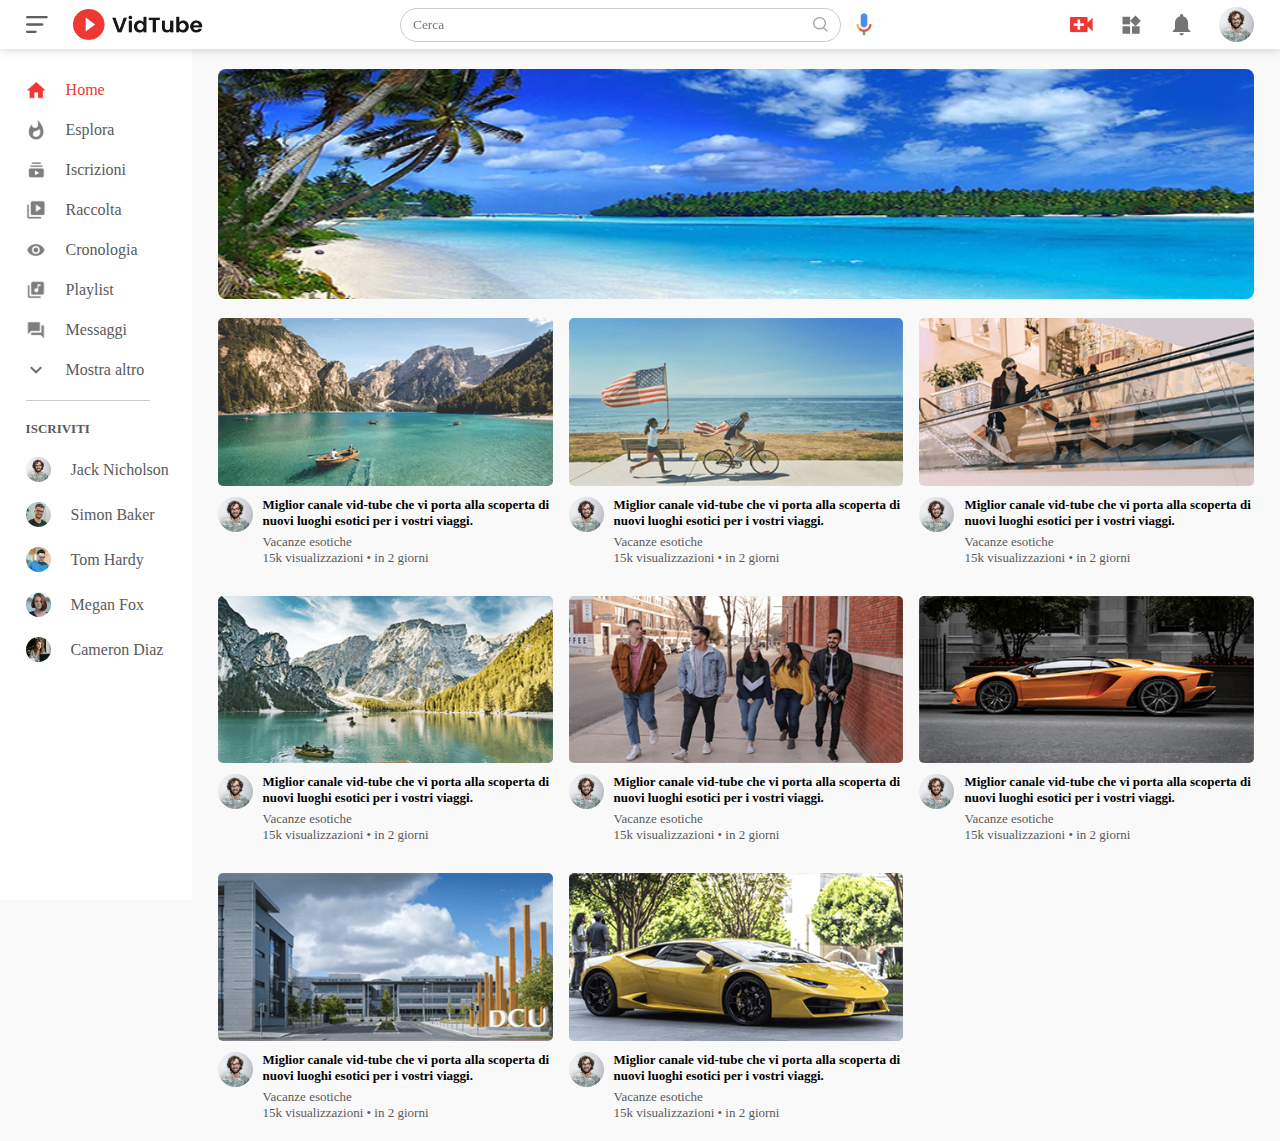
<file: index.html>
<!DOCTYPE html>
<html lang="it">
<head>
    <meta charset="UTF-8">
    <meta http-equiv="X-UA-Compatible" content="IE=edge">
    <meta name="viewport" content="width=device-width, initial-scale=1.0">
    <title>Condivisione video</title>
    <link href="https://fonts.googleapis.com/css2?family=Poppins:wght@400;500;600;700&display=swap" rel="stylesheet">
    <link rel="stylesheet" href="SCSS/style.min.css">
</head>
<body>
    <header>
        <nav class="flex-div">
            <div class="nav-left flex-div">
               <img src="images/menu.png" class="menu-icon" alt="c' è un errore nella visualizzazione dell' immagine">
               <img src="images/logo.png" class="logo" alt="c' è un errore nella visualizzazione dell' immagine">
            </div><!-- fine div nav-left -->

            <div class="nav-middle flex-div">
               <div class="search-box flex-div">
                  <input type="text" placeholder="Cerca">
                  <img src="images/search.png" alt="c' è un errore nella visualizzazione dell' immagine">
               </div><!-- fine div search-box -->

               <img src="images/voice-search.png" class="mic-icon" alt="c' è un errore nella visualizzazione dell' immagine">
            </div><!-- fine div nav-middle -->

            <div class="nav-right flex-div">
                <img src="images/upload.png" alt="c' è un errore nella visualizzazione dell' immagine">
                <img src="images/more.png" alt="c' è un errore nella visualizzazione dell' immagine">
                <img src="images/notification.png" alt="c' è un errore nella visualizzazione dell' immagine">
                <img src="images/Jack.png" class="user-icon" alt="c' è un errore nella visualizzazione dell' immagine">
            </div><!-- fine div nav-right -->
        </nav>
    </header>


    <div class="sidebar">

       <div class="shortcut-links">
          <a href=""><img src="images/home.png" alt="c' è un errore nella visualizzazione dell' immagine"><p>Home</p></a>
          <a href=""><img src="images/explore.png" alt="c' è un errore nella visualizzazione dell' immagine"><p>Esplora</p></a>
          <a href=""><img src="images/subscriprion.png" alt="c' è un errore nella visualizzazione dell' immagine"><p>Iscrizioni</p></a>
          <a href=""><img src="images/library.png" alt="c' è un errore nella visualizzazione dell' immagine"><p>Raccolta</p></a>
          <a href=""><img src="images/history.png" alt="c' è un errore nella visualizzazione dell' immagine"><p>Cronologia</p></a>
          <a href=""><img src="images/playlist.png" alt="c' è un errore nella visualizzazione dell' immagine"><p>Playlist</p></a>
          <a href=""><img src="images/messages.png" alt="c' è un errore nella visualizzazione dell' immagine"><p>Messaggi</p></a>
          <a href=""><img src="images/show-more.png" alt="c' è un errore nella visualizzazione dell' immagine"><p>Mostra altro</p></a>
          <hr>
       </div><!-- fine div shortcut-links -->

       <div class="subscribed-list">
          <h3>ISCRIVITI</h3>
          <a href=""><img src="images/Jack.png" alt="c' è un errore nella visualizzazione dell' immagine"><p>Jack Nicholson</p></a>
          <a href=""><img src="images/simon.png" alt="c' è un errore nella visualizzazione dell' immagine"><p>Simon Baker</p></a>
          <a href=""><img src="images/tom.png" alt="c' è un errore nella visualizzazione dell' immagine"><p>Tom Hardy</p></a>
          <a href=""><img src="images/megan.png" alt="c' è un errore nella visualizzazione dell' immagine"><p>Megan Fox</p></a>
          <a href=""><img src="images/cameron.png" alt="c' è un errore nella visualizzazione dell' immagine"><p>Cameron Diaz</p></a>
       </div><!-- fine div subscribed-list -->
    </div><!-- fine div sidebar -->


    <div class="container">
       <div class="banner">
          <img src="images/banner.png" alt="c' è un errore nella visualizzazione dell' immagine">
       </div><!-- fine div banner -->

       <div class="list-container">

          <div class="vid-list">
             <a href="play-video.html"> <img src="images/thumbnail1.png" class="thumbnail" alt="c' è un errore nella visualizzazione dell' immagine"></a>

             <div class="flex-div">
                <img src="images/Jack.png" alt="c' è un errore nella visualizzazione dell' immagine">

                <div class="vid-info">
                   <a href="play-video.html">Miglior canale vid-tube che vi porta alla scoperta di nuovi luoghi esotici per i vostri viaggi.</a>
                   <p>Vacanze esotiche</p>
                   <p>15k visualizzazioni &bull; in 2 giorni</p>
                </div><!-- fine div vid-info -->
             </div><!-- fine div flex-div -->
          </div><!-- fine div vid-list -->


          <div class="vid-list">
            <a href=""> <img src="images/thumbnail2.png" class="thumbnail" alt="c' è un errore nella visualizzazione dell' immagine"></a>

            <div class="flex-div">
               <img src="images/Jack.png" alt="c' è un errore nella visualizzazione dell' immagine">

               <div class="vid-info">
                  <a href="">Miglior canale vid-tube che vi porta alla scoperta di nuovi luoghi esotici per i vostri viaggi.</a>
                  <p>Vacanze esotiche</p>
                  <p>15k visualizzazioni &bull; in 2 giorni</p>
               </div><!-- fine div vid-info -->
            </div><!-- fine div flex-div -->
         </div><!-- fine div vid-list -->


         <div class="vid-list">
            <a href=""> <img src="images/thumbnail3.png" class="thumbnail" alt="c' è un errore nella visualizzazione dell' immagine"></a>

            <div class="flex-div">
               <img src="images/Jack.png" alt="c' è un errore nella visualizzazione dell' immagine">

               <div class="vid-info">
                  <a href="">Miglior canale vid-tube che vi porta alla scoperta di nuovi luoghi esotici per i vostri viaggi.</a>
                  <p>Vacanze esotiche</p>
                  <p>15k visualizzazioni &bull; in 2 giorni</p>
               </div><!-- fine div vid-info -->
            </div><!-- fine div flex-div -->
         </div><!-- fine div vid-list -->


         <div class="vid-list">
            <a href=""> <img src="images/thumbnail4.png" class="thumbnail" alt="c' è un errore nella visualizzazione dell' immagine"></a>

            <div class="flex-div">
               <img src="images/Jack.png" alt="c' è un errore nella visualizzazione dell' immagine">

               <div class="vid-info">
                  <a href="">Miglior canale vid-tube che vi porta alla scoperta di nuovi luoghi esotici per i vostri viaggi.</a>
                  <p>Vacanze esotiche</p>
                  <p>15k visualizzazioni &bull; in 2 giorni</p>
               </div><!-- fine div vid-info -->
            </div><!-- fine div flex-div -->
         </div><!-- fine div vid-list -->


         <div class="vid-list">
            <a href=""> <img src="images/thumbnail5.png" class="thumbnail" alt="c' è un errore nella visualizzazione dell' immagine"></a>

            <div class="flex-div">
               <img src="images/Jack.png" alt="c' è un errore nella visualizzazione dell' immagine">

               <div class="vid-info">
                  <a href="">Miglior canale vid-tube che vi porta alla scoperta di nuovi luoghi esotici per i vostri viaggi.</a>
                  <p>Vacanze esotiche</p>
                  <p>15k visualizzazioni &bull; in 2 giorni</p>
               </div><!-- fine div vid-info -->
            </div><!-- fine div flex-div -->
         </div><!-- fine div vid-list -->


         <div class="vid-list">
            <a href=""> <img src="images/thumbnail6.png" class="thumbnail" alt="c' è un errore nella visualizzazione dell' immagine"></a>

            <div class="flex-div">
               <img src="images/Jack.png" alt="c' è un errore nella visualizzazione dell' immagine">

               <div class="vid-info">
                  <a href="">Miglior canale vid-tube che vi porta alla scoperta di nuovi luoghi esotici per i vostri viaggi.</a>
                  <p>Vacanze esotiche</p>
                  <p>15k visualizzazioni &bull; in 2 giorni</p>
               </div><!-- fine div vid-info -->
            </div><!-- fine div flex-div -->
         </div><!-- fine div vid-list -->


         <div class="vid-list">
            <a href=""> <img src="images/thumbnail7.png" class="thumbnail" alt="c' è un errore nella visualizzazione dell' immagine"></a>

            <div class="flex-div">
               <img src="images/Jack.png" alt="c' è un errore nella visualizzazione dell' immagine">

               <div class="vid-info">
                  <a href="">Miglior canale vid-tube che vi porta alla scoperta di nuovi luoghi esotici per i vostri viaggi.</a>
                  <p>Vacanze esotiche</p>
                  <p>15k visualizzazioni &bull; in 2 giorni</p>
               </div><!-- fine div vid-info -->
            </div><!-- fine div flex-div -->
         </div><!-- fine div vid-list -->


         <div class="vid-list">
            <a href=""> <img src="images/thumbnail8.png" class="thumbnail" alt="c' è un errore nella visualizzazione dell' immagine"></a>

            <div class="flex-div">
               <img src="images/Jack.png" alt="c' è un errore nella visualizzazione dell' immagine">

               <div class="vid-info">
                  <a href="">Miglior canale vid-tube che vi porta alla scoperta di nuovi luoghi esotici per i vostri viaggi.</a>
                  <p>Vacanze esotiche</p>
                  <p>15k visualizzazioni &bull; in 2 giorni</p>
               </div><!-- fine div vid-info -->
            </div><!-- fine div flex-div -->
         </div><!-- fine div vid-list -->

       </div><!-- fine div list-container -->
    </div><!-- fine div container -->

    <script src="JS/script.js"></script>
</body>
</html>
</file>
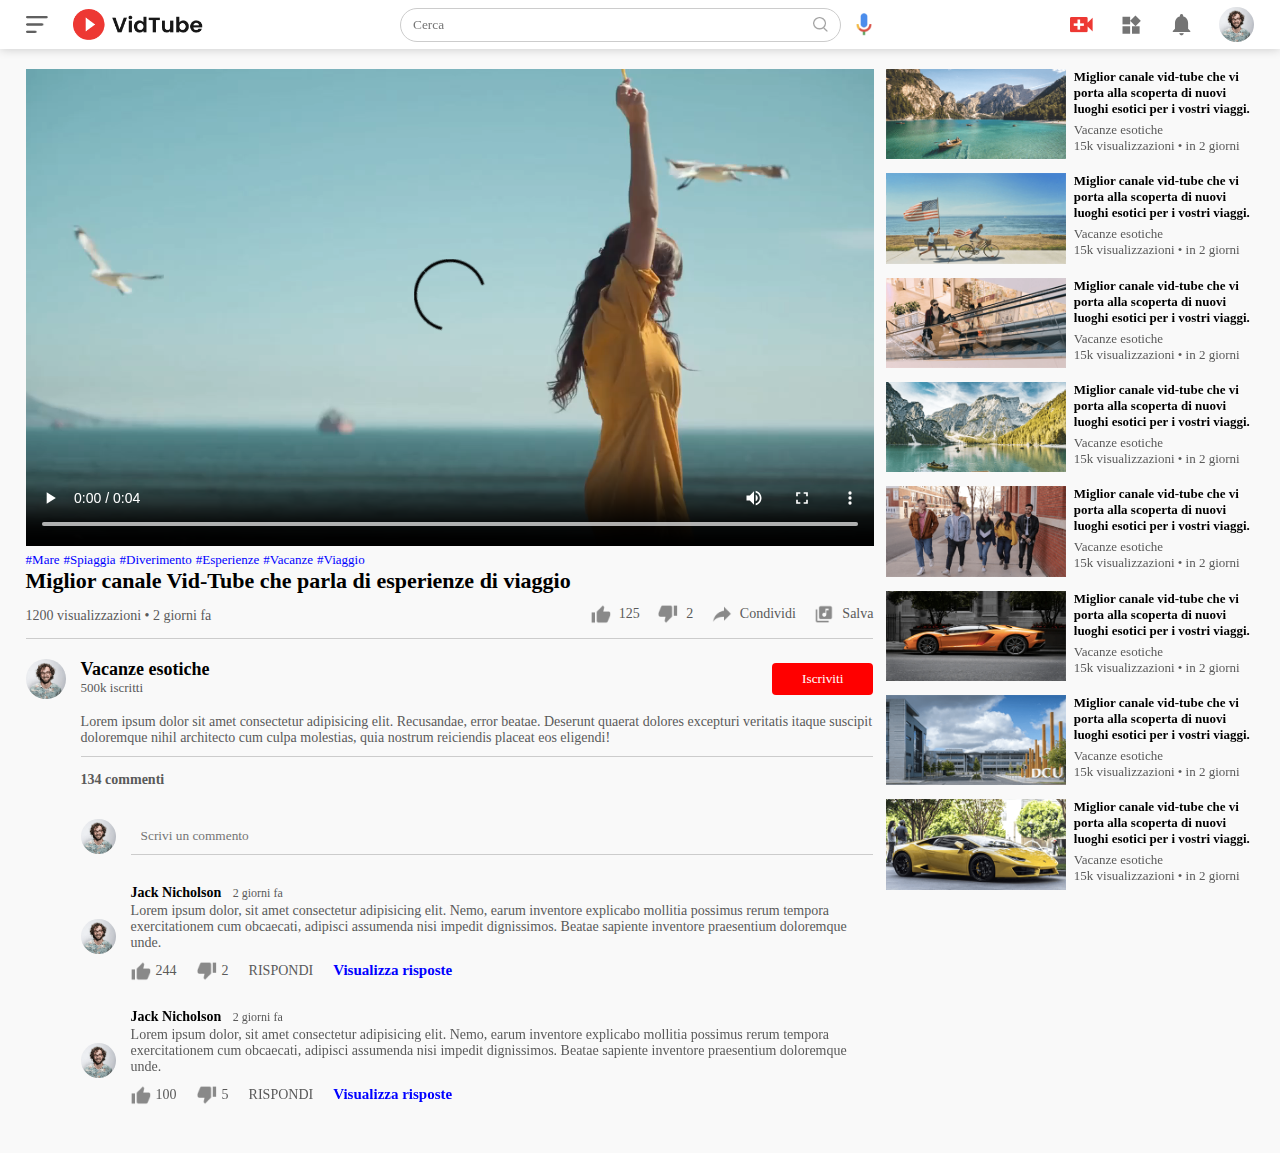
<file: play-video.html>
<!DOCTYPE html>
<html lang="it">
<head>
    <meta charset="UTF-8">
    <meta http-equiv="X-UA-Compatible" content="IE=edge">
    <meta name="viewport" content="width=device-width, initial-scale=1.0">
    <title>play-video</title>
    <link href="https://fonts.googleapis.com/css2?family=Poppins:wght@400;500;600;700&display=swap" rel="stylesheet">
    <link rel="stylesheet" href="SCSS/style.min.css">
</head>
<body>
    
    <header>
        <nav class="flex-div">
            <div class="nav-left flex-div">
               <img src="images/menu.png" class="menu-icon" alt="c' è un errore nella visualizzazione dell' immagine">
               <img src="images/logo.png" class="logo" alt="c' è un errore nella visualizzazione dell' immagine">
            </div><!-- fine div nav-left -->

            <div class="nav-middle flex-div">
               <div class="search-box flex-div">
                  <input type="text" placeholder="Cerca">
                  <img src="images/search.png" alt="c' è un errore nella visualizzazione dell' immagine">
               </div><!-- fine div search-box -->

               <img src="images/voice-search.png" class="mic-icon" alt="c' è un errore nella visualizzazione dell' immagine">
            </div><!-- fine div nav-middle -->

            <div class="nav-right flex-div">
                <img src="images/upload.png" alt="c' è un errore nella visualizzazione dell' immagine">
                <img src="images/more.png" alt="c' è un errore nella visualizzazione dell' immagine">
                <img src="images/notification.png" alt="c' è un errore nella visualizzazione dell' immagine">
                <img src="images/Jack.png" class="user-icon" alt="c' è un errore nella visualizzazione dell' immagine">
            </div><!-- fine div nav-right -->
        </nav>
    </header>

    <div class="container play-container">
       <div class="row">
          <div class="play-video">

             <video controls>
                 <source src="video/video.mp4" type="video/mp4">
             </video>

             <div class="tags">
                <a href="">#Mare</a>
                <a href="">#Spiaggia</a>
                <a href="">#Diverimento</a>
                <a href="">#Esperienze</a>
                <a href="">#Vacanze</a>
                <a href="">#Viaggio</a>
             </div><!--fine div tags-->

             <h3>Miglior canale Vid-Tube che parla di esperienze di viaggio</h3>

             <div class="play-video-info">
                <p>1200 visualizzazioni &bull; 2 giorni fa</p>

                <div>
                   <a href=""><img src="images/like.png" alt="c' è un problema nella visualizzazione dell' immagine">125</a>
                   <a href=""><img src="images/dislike.png" alt="c' è un problema nella visualizzazione dell' immagine">2</a>
                   <a href=""><img src="images/share.png" alt="c' è un problema nella visualizzazione dell' immagine">Condividi</a>
                   <a href=""><img src="images/save.png" alt="c' è un problema nella visualizzazione dell' immagine">Salva</a>
                </div>
             </div><!-- play-video-info -->

             <hr>

             <div class="publisher">
                <img src="images/Jack.png" alt="c' è un problema nella visualizzazione dell' immagine">

                <div>
                    <p>Vacanze esotiche</p>
                    <span>500k iscritti</span>
                </div>

                <button type="button">Iscriviti</button>
             </div><!--fine div publisher -->

             <div class="vid-description">
                <p>
                    Lorem ipsum dolor sit amet consectetur adipisicing elit. Recusandae, error beatae. 
                    Deserunt quaerat dolores excepturi veritatis itaque suscipit doloremque nihil architecto 
                    cum culpa molestias, quia nostrum reiciendis placeat eos eligendi!
                </p>

                <hr>

                <h4>134 commenti</h4>

                <div class="add-comment">
                   <img src="images/Jack.png" alt="c' è un problema nella visualizzazione dell' immagine">
                   <input type="text" placeholder="Scrivi un commento">
                </div><!-- fine div add-comment -->

                <div class="old-comment">
                    <img src="images/Jack.png" alt="c' è un problema nella visualizzazione dell' immagine">

                    <div>
                       <h3>Jack Nicholson <span>2 giorni fa</span></h3> 
                       <p>
                          Lorem ipsum dolor, sit amet consectetur adipisicing elit. 
                          Nemo, earum inventore explicabo mollitia possimus rerum tempora exercitationem cum obcaecati, 
                          adipisci assumenda nisi impedit dignissimos. Beatae sapiente inventore praesentium doloremque unde.
                       </p>

                       <div class="acomment-action">
                          <img src="images/like.png" alt="c' è un problema nella visualizzazione dell' immagine">
                          <span>244</span>
                          <img src="images/dislike.png" alt="c' è un problema nella visualizzazione dell' immagine">
                          <span>2</span>
                          <span>RISPONDI</span>
                          <a href="">Visualizza risposte</a>
                       </div><!-- fine div acomment-action -->
                    </div>
                </div><!-- fine div old-comment -->


                <div class="old-comment">
                  <img src="images/Jack.png" alt="c' è un problema nella visualizzazione dell' immagine">

                  <div>
                     <h3>Jack Nicholson <span>2 giorni fa</span></h3> 
                     <p>
                        Lorem ipsum dolor, sit amet consectetur adipisicing elit. 
                        Nemo, earum inventore explicabo mollitia possimus rerum tempora exercitationem cum obcaecati, 
                        adipisci assumenda nisi impedit dignissimos. Beatae sapiente inventore praesentium doloremque unde.
                     </p>

                     <div class="acomment-action">
                        <img src="images/like.png" alt="c' è un problema nella visualizzazione dell' immagine">
                        <span>100</span>
                        <img src="images/dislike.png" alt="c' è un problema nella visualizzazione dell' immagine">
                        <span>5</span>
                        <span>RISPONDI</span>
                        <a href="">Visualizza risposte</a>
                     </div><!-- fine div acomment-action -->
                  </div>
              </div><!-- fine div old-comment -->

             </div><!-- fine div vid-description -->
          </div><!-- fine div play-video -->


          <div class="right-sidebar">

             <div class="side-video-list">
                <a href="" class="small-thumbnail"><img src="images/thumbnail1.png" alt="c' è un problema nella visualizzazione dell' immagine"></a>
               
                <div class="vid-info">
                    <a href="">Miglior canale vid-tube che vi porta alla scoperta di nuovi luoghi esotici per i vostri viaggi.</a>
                    <p>Vacanze esotiche</p>
                    <p>15k visualizzazioni &bull; in 2 giorni</p>
                </div><!-- fine div vid-info -->
             </div><!-- side-video-list -->


             <div class="side-video-list">
                <a href="" class="small-thumbnail"><img src="images/thumbnail2.png" alt="c' è un problema nella visualizzazione dell' immagine"></a>
               
                <div class="vid-info">
                    <a href="">Miglior canale vid-tube che vi porta alla scoperta di nuovi luoghi esotici per i vostri viaggi.</a>
                    <p>Vacanze esotiche</p>
                    <p>15k visualizzazioni &bull; in 2 giorni</p>
                </div><!-- fine div vid-info -->
             </div><!-- side-video-list -->


             <div class="side-video-list">
                <a href="" class="small-thumbnail"><img src="images/thumbnail3.png" alt="c' è un problema nella visualizzazione dell' immagine"></a>
               
                <div class="vid-info">
                    <a href="">Miglior canale vid-tube che vi porta alla scoperta di nuovi luoghi esotici per i vostri viaggi.</a>
                    <p>Vacanze esotiche</p>
                    <p>15k visualizzazioni &bull; in 2 giorni</p>
                </div><!-- fine div vid-info -->
             </div><!-- side-video-list -->


             <div class="side-video-list">
                <a href="" class="small-thumbnail"><img src="images/thumbnail4.png" alt="c' è un problema nella visualizzazione dell' immagine"></a>
               
                <div class="vid-info">
                    <a href="">Miglior canale vid-tube che vi porta alla scoperta di nuovi luoghi esotici per i vostri viaggi.</a>
                    <p>Vacanze esotiche</p>
                    <p>15k visualizzazioni &bull; in 2 giorni</p>
                </div><!-- fine div vid-info -->
             </div><!-- side-video-list -->


             <div class="side-video-list">
                <a href="" class="small-thumbnail"><img src="images/thumbnail5.png" alt="c' è un problema nella visualizzazione dell' immagine"></a>
               
                <div class="vid-info">
                    <a href="">Miglior canale vid-tube che vi porta alla scoperta di nuovi luoghi esotici per i vostri viaggi.</a>
                    <p>Vacanze esotiche</p>
                    <p>15k visualizzazioni &bull; in 2 giorni</p>
                </div><!-- fine div vid-info -->
             </div><!-- side-video-list -->


             <div class="side-video-list">
                <a href="" class="small-thumbnail"><img src="images/thumbnail6.png" alt="c' è un problema nella visualizzazione dell' immagine"></a>
               
                <div class="vid-info">
                    <a href="">Miglior canale vid-tube che vi porta alla scoperta di nuovi luoghi esotici per i vostri viaggi.</a>
                    <p>Vacanze esotiche</p>
                    <p>15k visualizzazioni &bull; in 2 giorni</p>
                </div><!-- fine div vid-info -->
             </div><!-- side-video-list -->


             <div class="side-video-list">
                <a href="" class="small-thumbnail"><img src="images/thumbnail7.png" alt="c' è un problema nella visualizzazione dell' immagine"></a>
               
                <div class="vid-info">
                    <a href="">Miglior canale vid-tube che vi porta alla scoperta di nuovi luoghi esotici per i vostri viaggi.</a>
                    <p>Vacanze esotiche</p>
                    <p>15k visualizzazioni &bull; in 2 giorni</p>
                </div><!-- fine div vid-info -->
             </div><!-- side-video-list -->


             <div class="side-video-list">
                <a href="" class="small-thumbnail"><img src="images/thumbnail8.png" alt="c' è un problema nella visualizzazione dell' immagine"></a>
               
                <div class="vid-info">
                    <a href="">Miglior canale vid-tube che vi porta alla scoperta di nuovi luoghi esotici per i vostri viaggi.</a>
                    <p>Vacanze esotiche</p>
                    <p>15k visualizzazioni &bull; in 2 giorni</p>
                </div><!-- fine div vid-info -->
             </div><!-- side-video-list -->

          </div><!-- fine div right-sidebar -->
       </div><!-- fine div row-->
    </div><!--fine container -->

</body>
</html>
</file>
<file: SCSS/style.min.css>
*{margin:0;padding:0;font-family:Poppins sans-serif;box-sizing:border-box}a{text-decoration:none;color:#5a5a5a}img{cursor:pointer}.flex-div{display:flex;align-items:center}nav{padding:7px 2%;justify-content:space-between;box-shadow:0 0 10px rgba(0,0,0,.2);background-color:#fff;position:-webkit-sticky;position:sticky;top:0;z-index:10}.nav-left .menu-icon{width:22px;margin-right:25px}.nav-left .logo{width:130px}.nav-middle .search-box{border:1px solid #ccc;margin-right:15px;padding:8px 12px;border-radius:25px}.nav-middle .search-box input{width:400px;border:0;outline:0;background:0 0}.nav-middle .search-box img{width:15px}.nav-middle .mic-icon{width:16px}.nav-right img{width:25px;margin-right:25px}.nav-right .user-icon{width:35px;border-radius:50%;margin-right:0}.sidebar{background-color:#fff;width:15%;height:100vh;position:fixed;top:0;padding-left:2%;padding-top:80px}.sidebar hr{border:0;height:1px;background-color:#ccc;width:75%}.small-sidebar{width:5%}.small-sidebar a p{display:none}.small-sidebar h3{display:none}.small-sidebar hr{width:50%;margin-bottom:25px}.shortcut-links a{display:flex;align-items:center;margin-bottom:20px;width:-webkit-fit-content;width:-moz-fit-content;width:fit-content;flex-wrap:wrap}.shortcut-links a img{width:20px;margin-right:20px}.shortcut-links a:first-child{color:#ed3833}.subscribed-list h3{font-size:13px;margin:20px 0;color:#5a5a55}.subscribed-list a{display:flex;align-items:center;margin-bottom:20px;width:-webkit-fit-content;width:-moz-fit-content;width:fit-content;flex-wrap:wrap}.subscribed-list a img{width:25px;border-radius:50%;margin-right:20px}.container{background-color:#f9f9f9;padding:20px 2% 20px 17%}.large-container{padding:20px 2% 20px 7%}.banner{width:100%}.banner img{width:100%;border-radius:8px}.list-container{display:grid;grid-template-columns:repeat(auto-fit,minmax(250px,1fr));-moz-column-gap:16px;column-gap:16px;row-gap:30px;margin-top:15px}.vid-list .thumbnail{width:100%;border-radius:5px}.vid-list .flex-div{align-items:flex-start;margin-top:7px}.vid-list .flex-div img{width:35px;margin-right:10px;border-radius:50%}.vid-info{color:#5a5a5a;font-size:13px}.vid-info a{color:#000;font-weight:600;display:block;margin-bottom:5px}.play-container{padding-left:2%}.row{display:flex;justify-content:space-between;flex-wrap:wrap}.play-video{flex-basis:69%}.play-video video{width:100%}.play-video .tags a{color:#00f;font-size:13px}.play-video h3{font-weight:700;font-size:22px}.play-video .play-video-info{display:flex;align-items:center;justify-content:space-between;flex-wrap:wrap;margin-top:10px;font-size:14px;color:#5a5a5a}.play-video .play-video-info a{display:inline-flex;align-items:center;margin-left:15px}.play-video .play-video-info a img{width:20px;margin-right:8px}.play-video hr{border:0;height:1px;background-color:#ccc;margin:10px 0}.right-sidebar{flex-basis:30%}.side-video-list{display:flex;justify-content:space-between;margin-bottom:10px}.side-video-list img{width:100%}.side-video-list .small-thumbnail{flex-basis:49%}.side-video-list .vid-info{flex-basis:49%}.publisher{display:flex;align-items:center;margin-top:20px}.publisher div{flex:1;line-height:18px}.publisher div p{color:#000;font-weight:600;font-size:18px}.publisher div span{font-size:13px;color:#5a5a5a}.publisher img{width:40px;border-radius:50%;margin-right:15px}.publisher button{background-color:red;color:#fff;padding:8px 30px;border:none;outline:0;border-radius:4px;cursor:pointer}.vid-description{padding-left:55px;margin:15px 0}.vid-description p{font-size:14px;margin-bottom:10px;color:#5a5a5a}.vid-description h4{font-size:14px;color:#5a5a5a;margin-top:15px}.add-comment{display:flex;align-items:center;margin:30px 0}.add-comment img{width:35px;border-radius:50%;margin-right:15px}.add-comment input{border:0;outline:0;border-bottom:1px solid #ccc;width:100%;padding:10px;background-color:transparent}.old-comment{display:flex;align-items:center;margin:20px 0}.old-comment img{width:35px;border-radius:50%;margin-right:15px}.old-comment h3{font-size:14px;margin-bottom:2px}.old-comment h3 span{font-size:12px;color:#5a5a5a;font-weight:500;margin-left:8px}.old-comment .acomment-action{display:flex;align-items:center;margin:8px 0;font-size:14px}.old-comment .acomment-action img{border-radius:0;width:20px;margin-right:5px}.old-comment .acomment-action span{margin-right:20px;color:#5a5a5a}.old-comment .acomment-action a{color:#00f;font-weight:600;font-size:15px}@media only screen and (min-width:200px) and (max-width:600px){.menu-icon{display:none}.sidebar{display:none}.container,.large-container{padding-left:5%;padding-right:5%}.nav-right img{display:none}.nav-right .user-icon{display:block;width:30px}.nav-middle .search-box{margin-right:0}.nav-middle .search-box input{width:90px;height:10}.nav-middle .mic-icon{display:none}.logo{width:90px}}@media only screen and (min-width:601px) and (max-width:950px){.menu-icon{display:none}.sidebar{display:none}.container,.large-container{padding-left:5%;padding-right:5%}.nav-right img{display:none}.nav-right .user-icon{display:block;width:30px}.nav-middle .search-box input{width:300px}.nav-middle .mic-icon{display:none}.logo{width:90px}}@media only screen and (min-width:200px) and (max-width:600px){.play-video{flex-basis:100%}.play-video video{width:100%;margin:0 auto}.play-video .tags{margin-bottom:10px}.play-video .tags a{font-size:11px}.play-video .play-video-info a{margin-left:0;margin-right:15px;margin-top:15px}hr{width:90%}.right-sidebar{flex-basis:100%}.play-container{padding-left:5%}.publisher button{padding:8px 25px;border-radius:3px}.vid-description{padding-left:0}.vid-description p{padding:0 3%}.old-comment p{padding:0 5%}.old-comment img{margin-right:5px}.add-comment input{width:75%}.acomment-action img{width:15px!important;margin-right:3px}.acomment-action span{margin-right:3px}.acomment-action a{font-size:12px}}@media only screen and (min-width:601px) and (max-width:950px){.play-video{flex-basis:100%}.play-video .play-video-info a{margin-left:0;margin-right:15px;margin-top:15px}.right-sidebar{flex-basis:100%}.play-container{padding-left:5%}.vid-description{padding-left:0}}
</file>
